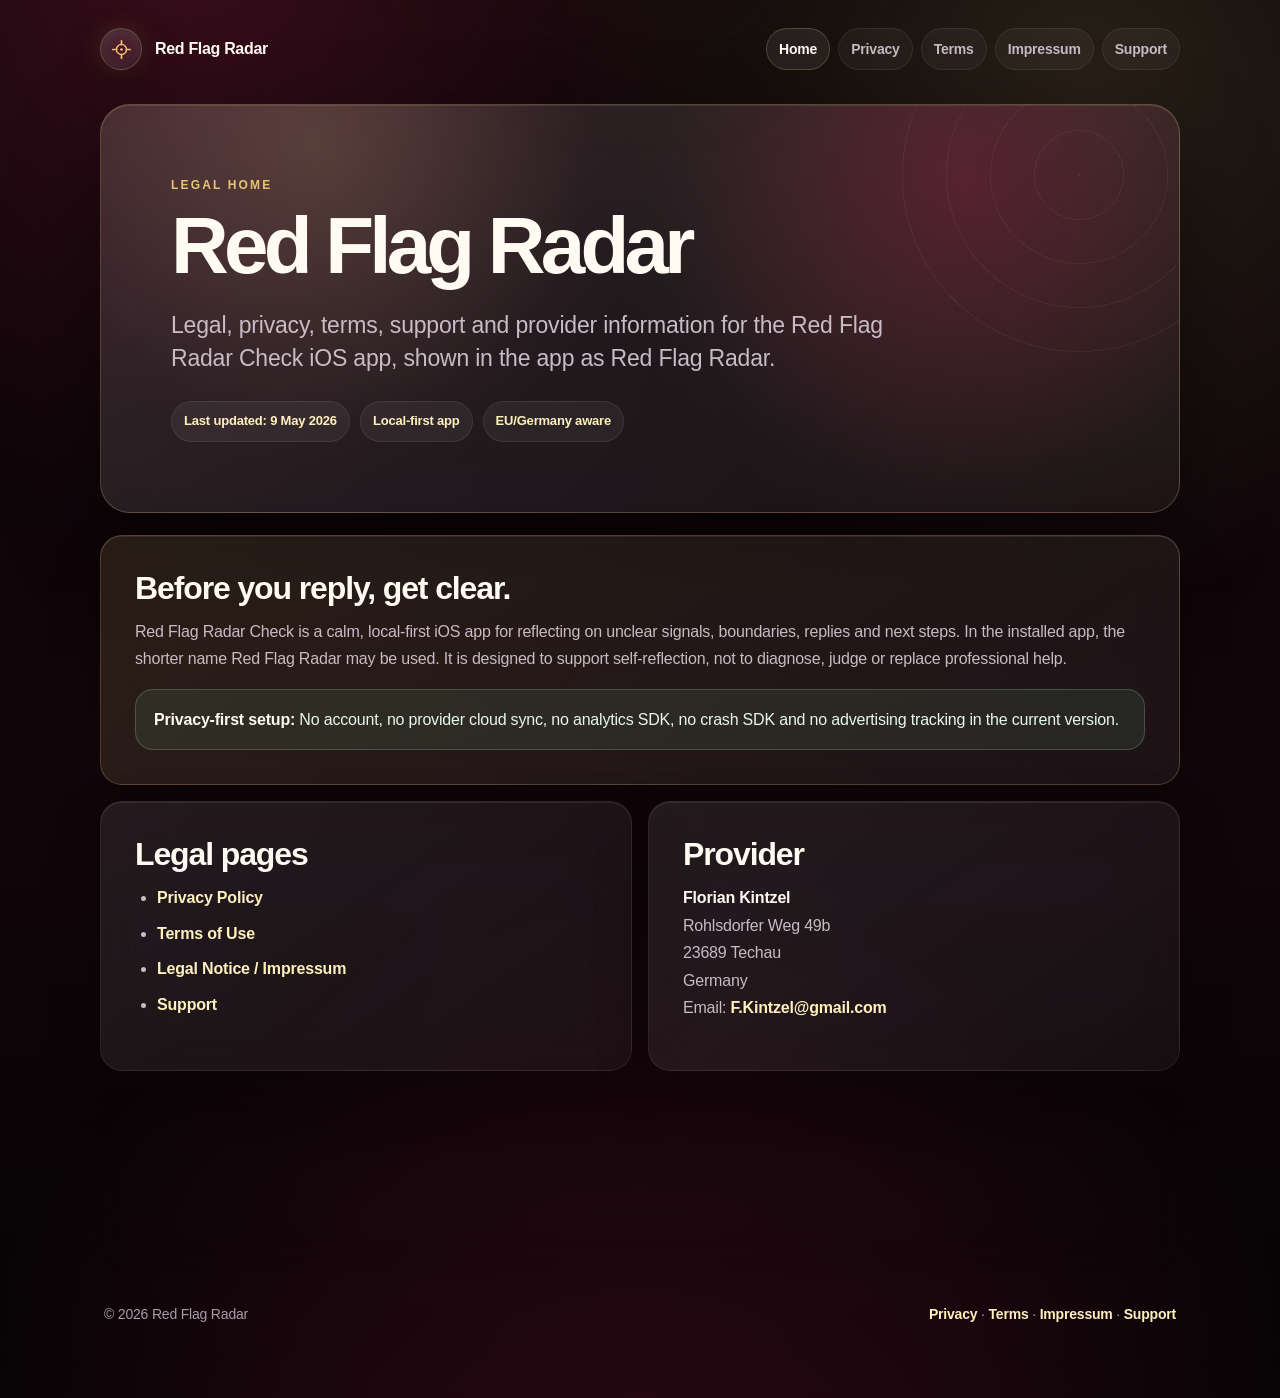
<file: index.html>
<!doctype html>
<html lang="en">
<head>
  <meta charset="utf-8">
  <meta name="viewport" content="width=device-width, initial-scale=1">
  <title>Red Flag Radar Check</title>
  <meta name="description" content="Legal, privacy, terms, support and provider information for the Red Flag Radar Check iOS app, shown in the app as Red Flag Radar.">
  <meta name="theme-color" content="#070406">
  <meta name="robots" content="index,follow">
  <meta property="og:title" content="Red Flag Radar Check">
  <meta property="og:description" content="Legal, privacy, terms, support and provider information for the Red Flag Radar Check iOS app, shown in the app as Red Flag Radar.">
  <meta property="og:type" content="website">
  <link rel="stylesheet" href="./style.css">
</head>
<body>
  <main class="container">
    <header class="topbar">
      <a class="brand" href="./index.html" aria-label="Red Flag Radar legal home"><span class="logo" aria-hidden="true"><svg viewBox="0 0 24 24" fill="none"><path d="M12 3v4m0 10v4M3 12h4m10 0h4" stroke="currentColor" stroke-width="1.8" stroke-linecap="round"/><circle cx="12" cy="12" r="5.3" stroke="currentColor" stroke-width="1.45"/><circle cx="12" cy="12" r="1.4" fill="currentColor"/></svg></span><span>Red Flag Radar</span></a>
      <nav aria-label="Legal navigation">
        <a href="./index.html" aria-current="page">Home</a>
<a href="./privacy.html" >Privacy</a>
<a href="./terms.html" >Terms</a>
<a href="./imprint.html" >Impressum</a>
<a href="./support.html" >Support</a>
      </nav>
    </header>

    <section class="hero">
      <div class="kicker">Legal home</div>
      <h1>Red Flag Radar</h1>
      <p class="subtitle">Legal, privacy, terms, support and provider information for the Red Flag Radar Check iOS app, shown in the app as Red Flag Radar.</p>
      <div class="meta">
        <span class="pill">Last updated: 9 May 2026</span>
        <span class="pill">Local-first app</span>
        <span class="pill">EU/Germany aware</span>
      </div>
    </section>

    
<section class="grid">
  <article class="card gold">
    <h2>Before you reply, get clear.</h2>
    <p>Red Flag Radar Check is a calm, local-first iOS app for reflecting on unclear signals, boundaries, replies and next steps. In the installed app, the shorter name Red Flag Radar may be used. It is designed to support self-reflection, not to diagnose, judge or replace professional help.</p>
    <div class="safe"><strong>Privacy-first setup:</strong> No account, no provider cloud sync, no analytics SDK, no crash SDK and no advertising tracking in the current version.</div>
  </article>
  <article class="card half">
    <h2>Legal pages</h2>
    <ul>
      <li><a href="./privacy.html">Privacy Policy</a></li>
      <li><a href="./terms.html">Terms of Use</a></li>
      <li><a href="./imprint.html">Legal Notice / Impressum</a></li>
      <li><a href="./support.html">Support</a></li>
    </ul>
  </article>
  <article class="card half">
    <h2>Provider</h2>
    <p><strong>Florian Kintzel</strong><br>Rohlsdorfer Weg 49b<br>23689 Techau<br>Germany<br>Email: <a href="mailto:F.Kintzel@gmail.com">F.Kintzel@gmail.com</a></p>
  </article>
  <article class="card">
    <h2>Important safety note</h2>
    <p>Red Flag Radar is not a medical, therapeutic, diagnostic, legal, emergency or crisis service. If you or another person may be in danger, contact local emergency services or a qualified professional immediately.</p>
  </article>
</section>


    <footer>
      <span>© 2026 Red Flag Radar</span>
      <span><a href="./privacy.html">Privacy</a> · <a href="./terms.html">Terms</a> · <a href="./imprint.html">Impressum</a> · <a href="./support.html">Support</a></span>
    </footer>
  </main>
</body>
</html>
</file>
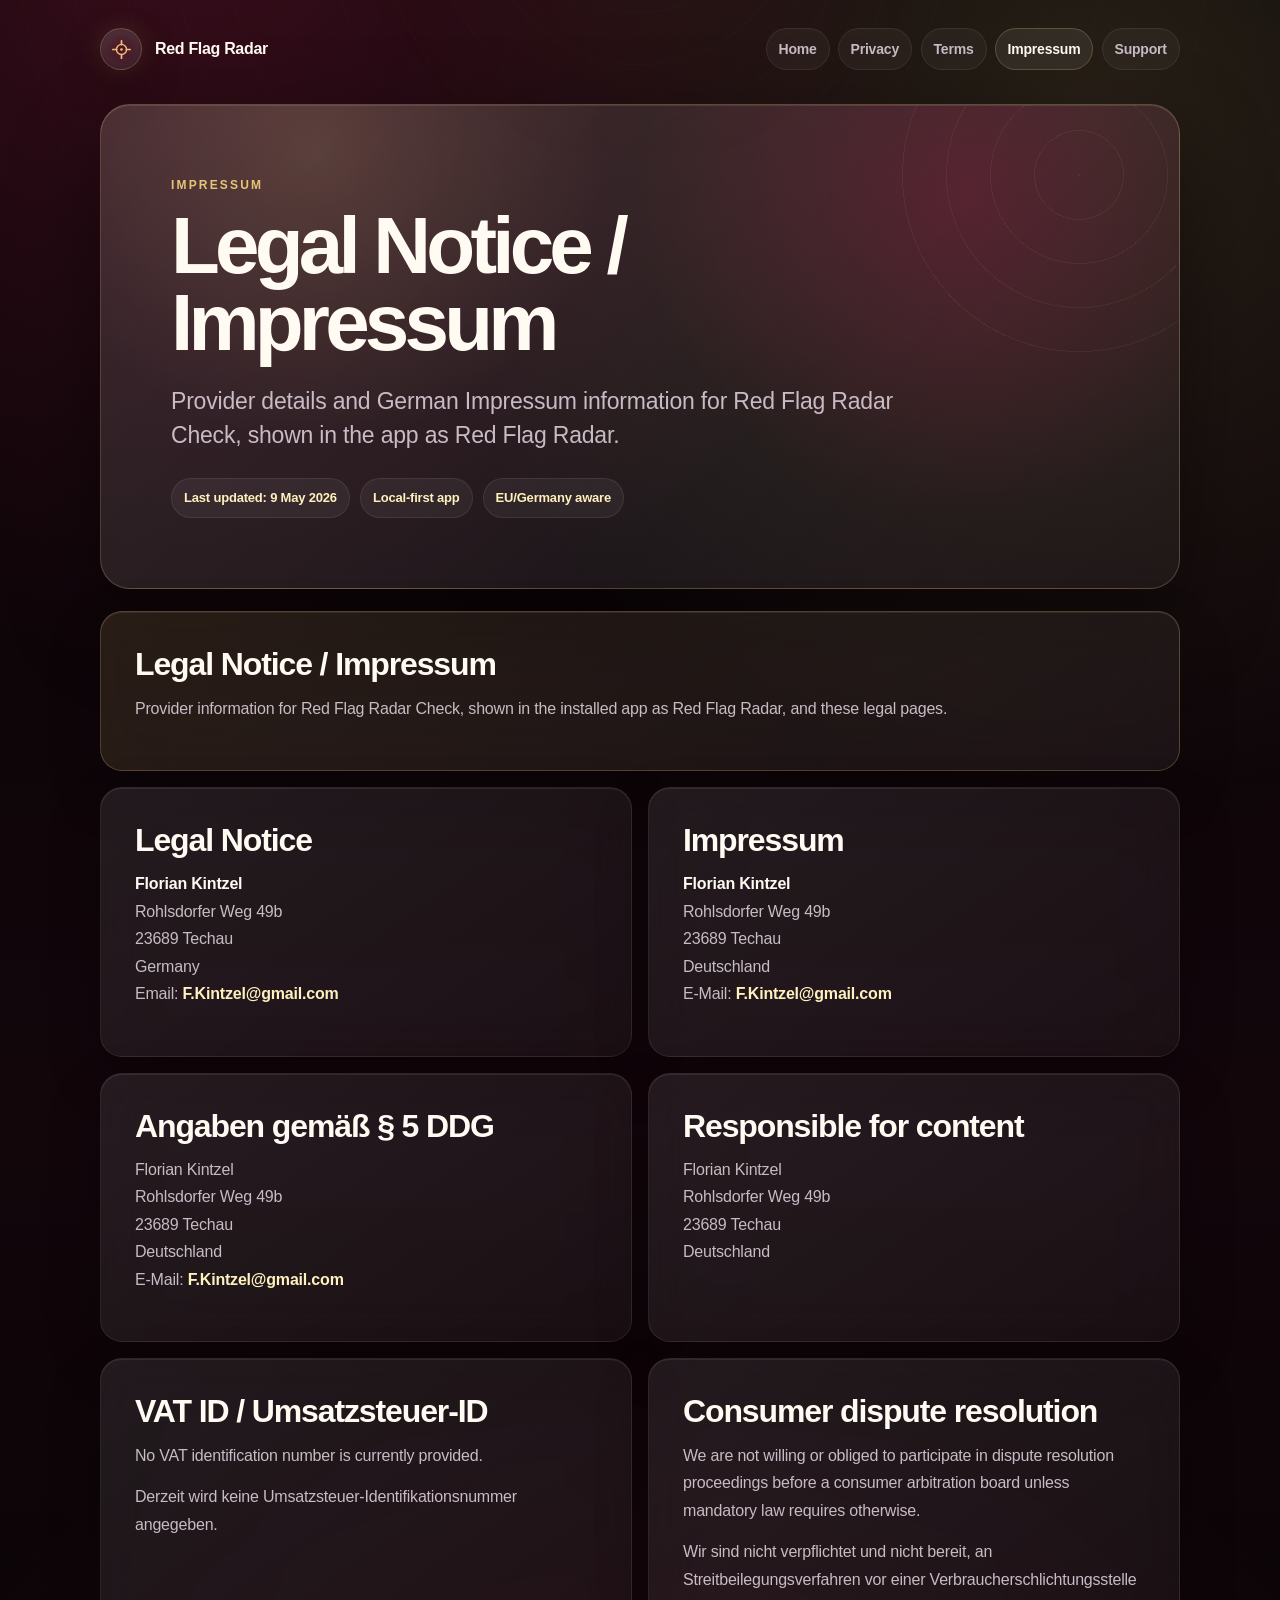
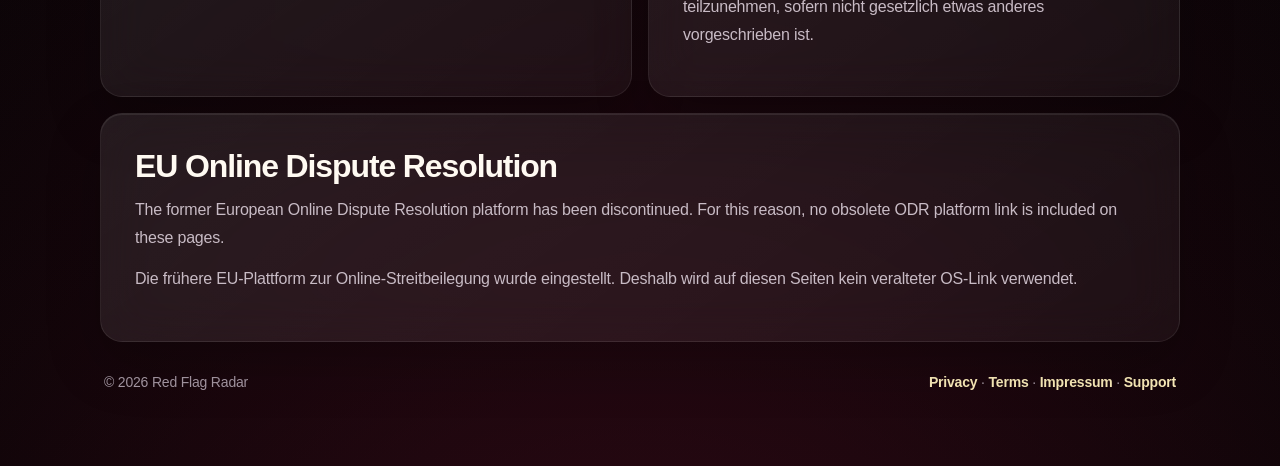
<file: imprint.html>
<!doctype html>
<html lang="en">
<head>
  <meta charset="utf-8">
  <meta name="viewport" content="width=device-width, initial-scale=1">
  <title>Legal Notice / Impressum – Red Flag Radar Check</title>
  <meta name="description" content="Provider details and German Impressum information for Red Flag Radar Check, shown in the app as Red Flag Radar.">
  <meta name="theme-color" content="#070406">
  <meta name="robots" content="index,follow">
  <meta property="og:title" content="Legal Notice / Impressum – Red Flag Radar Check">
  <meta property="og:description" content="Provider details and German Impressum information for Red Flag Radar Check, shown in the app as Red Flag Radar.">
  <meta property="og:type" content="website">
  <link rel="stylesheet" href="./style.css">
</head>
<body>
  <main class="container">
    <header class="topbar">
      <a class="brand" href="./index.html" aria-label="Red Flag Radar legal home"><span class="logo" aria-hidden="true"><svg viewBox="0 0 24 24" fill="none"><path d="M12 3v4m0 10v4M3 12h4m10 0h4" stroke="currentColor" stroke-width="1.8" stroke-linecap="round"/><circle cx="12" cy="12" r="5.3" stroke="currentColor" stroke-width="1.45"/><circle cx="12" cy="12" r="1.4" fill="currentColor"/></svg></span><span>Red Flag Radar</span></a>
      <nav aria-label="Legal navigation">
        <a href="./index.html" >Home</a>
<a href="./privacy.html" >Privacy</a>
<a href="./terms.html" >Terms</a>
<a href="./imprint.html" aria-current="page">Impressum</a>
<a href="./support.html" >Support</a>
      </nav>
    </header>

    <section class="hero">
      <div class="kicker">Impressum</div>
      <h1>Legal Notice / Impressum</h1>
      <p class="subtitle">Provider details and German Impressum information for Red Flag Radar Check, shown in the app as Red Flag Radar.</p>
      <div class="meta">
        <span class="pill">Last updated: 9 May 2026</span>
        <span class="pill">Local-first app</span>
        <span class="pill">EU/Germany aware</span>
      </div>
    </section>

    
<section class="grid">
  <article class="card gold">
    <h2>Legal Notice / Impressum</h2>
    <p>Provider information for Red Flag Radar Check, shown in the installed app as Red Flag Radar, and these legal pages.</p>
  </article>

  <article class="card half">
    <h2>Legal Notice</h2>
    <p><strong>Florian Kintzel</strong><br>Rohlsdorfer Weg 49b<br>23689 Techau<br>Germany<br>Email: <a href="mailto:F.Kintzel@gmail.com">F.Kintzel@gmail.com</a></p>
  </article>
  <article class="card half">
    <h2>Impressum</h2>
    <p><strong>Florian Kintzel</strong><br>Rohlsdorfer Weg 49b<br>23689 Techau<br>Deutschland<br>E-Mail: <a href="mailto:F.Kintzel@gmail.com">F.Kintzel@gmail.com</a></p>
  </article>

  <article class="card half">
    <h2>Angaben gemäß § 5 DDG</h2>
    <p>Florian Kintzel<br>Rohlsdorfer Weg 49b<br>23689 Techau<br>Deutschland<br>E-Mail: <a href="mailto:F.Kintzel@gmail.com">F.Kintzel@gmail.com</a></p>
  </article>
  <article class="card half">
    <h2>Responsible for content</h2>
    <p>Florian Kintzel<br>Rohlsdorfer Weg 49b<br>23689 Techau<br>Deutschland</p>
  </article>

  <article class="card half">
    <h2>VAT ID / Umsatzsteuer-ID</h2>
    <p>No VAT identification number is currently provided.</p>
    <p>Derzeit wird keine Umsatzsteuer-Identifikationsnummer angegeben.</p>
  </article>
  <article class="card half">
    <h2>Consumer dispute resolution</h2>
    <p>We are not willing or obliged to participate in dispute resolution proceedings before a consumer arbitration board unless mandatory law requires otherwise.</p>
    <p>Wir sind nicht verpflichtet und nicht bereit, an Streitbeilegungsverfahren vor einer Verbraucherschlichtungsstelle teilzunehmen, sofern nicht gesetzlich etwas anderes vorgeschrieben ist.</p>
  </article>

  <article class="card">
    <h2>EU Online Dispute Resolution</h2>
    <p>The former European Online Dispute Resolution platform has been discontinued. For this reason, no obsolete ODR platform link is included on these pages.</p>
    <p>Die frühere EU-Plattform zur Online-Streitbeilegung wurde eingestellt. Deshalb wird auf diesen Seiten kein veralteter OS-Link verwendet.</p>
  </article>
</section>


    <footer>
      <span>© 2026 Red Flag Radar</span>
      <span><a href="./privacy.html">Privacy</a> · <a href="./terms.html">Terms</a> · <a href="./imprint.html">Impressum</a> · <a href="./support.html">Support</a></span>
    </footer>
  </main>
</body>
</html>
</file>
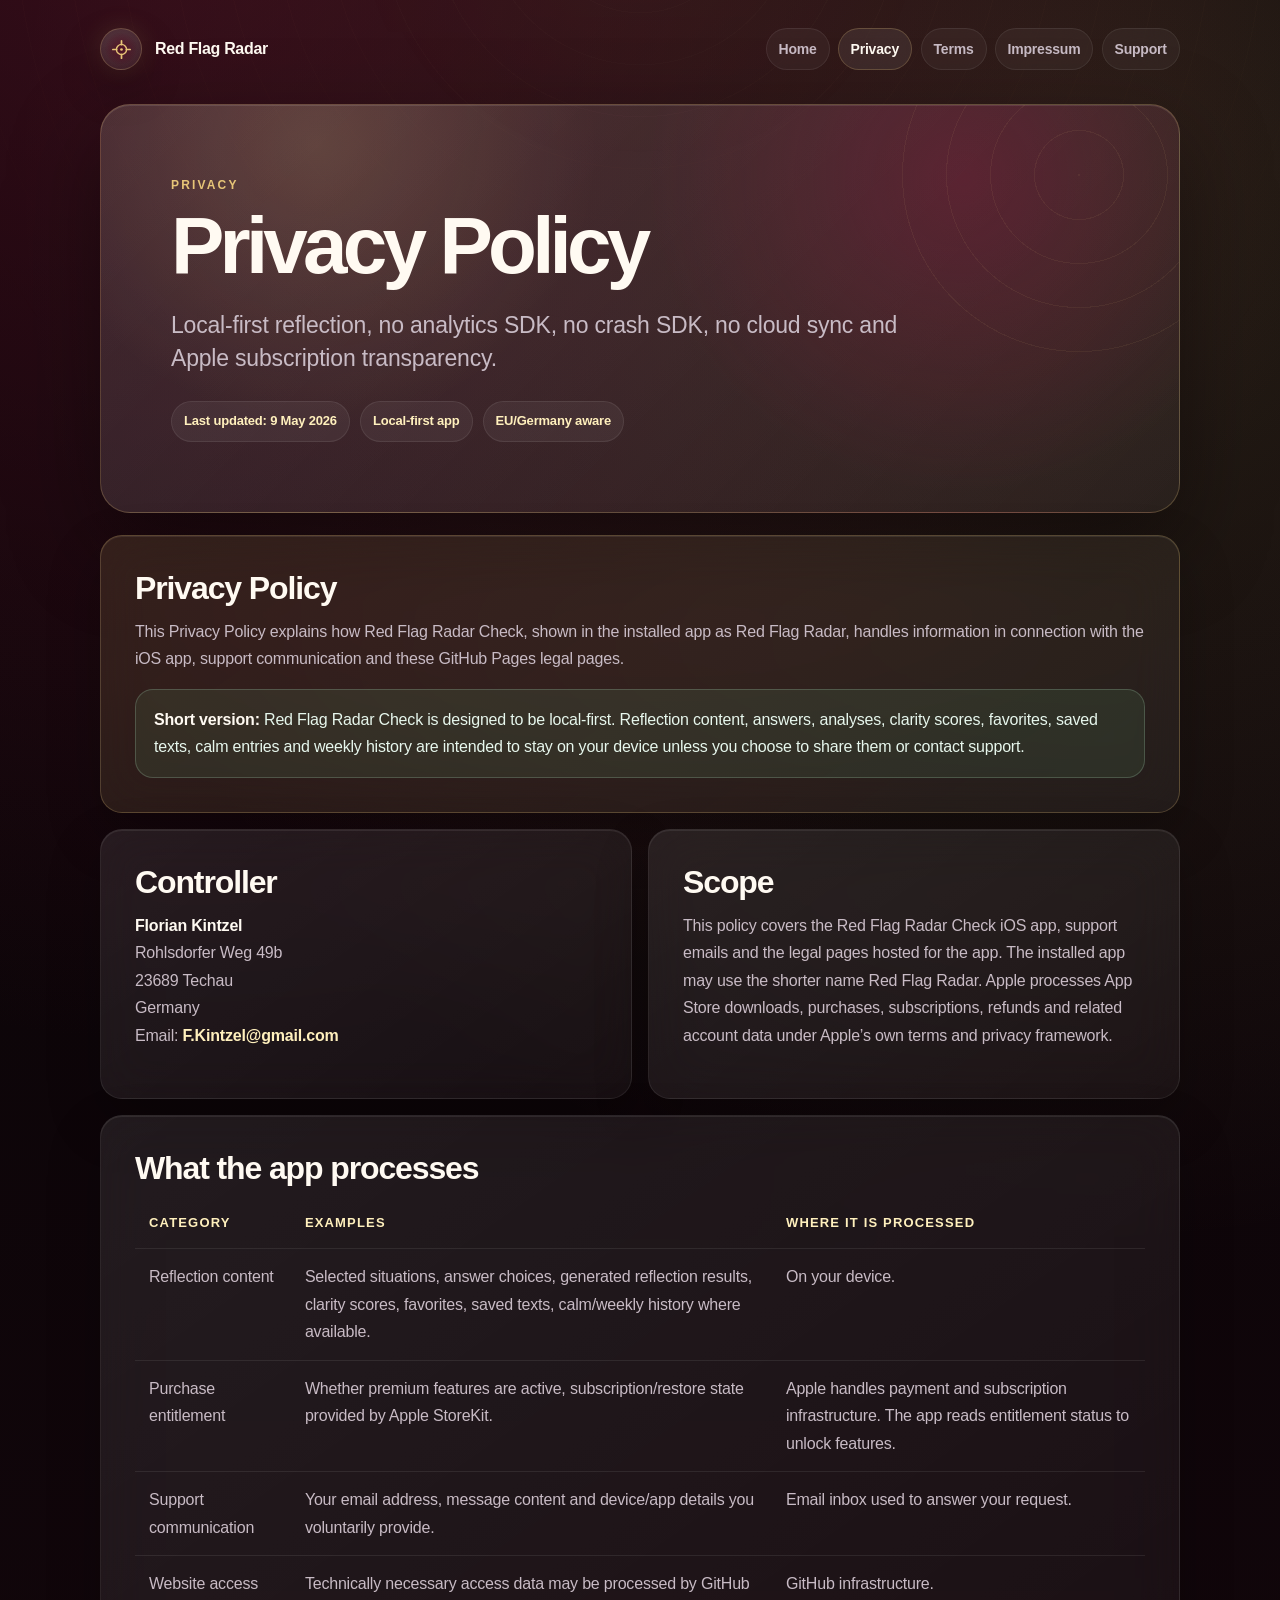
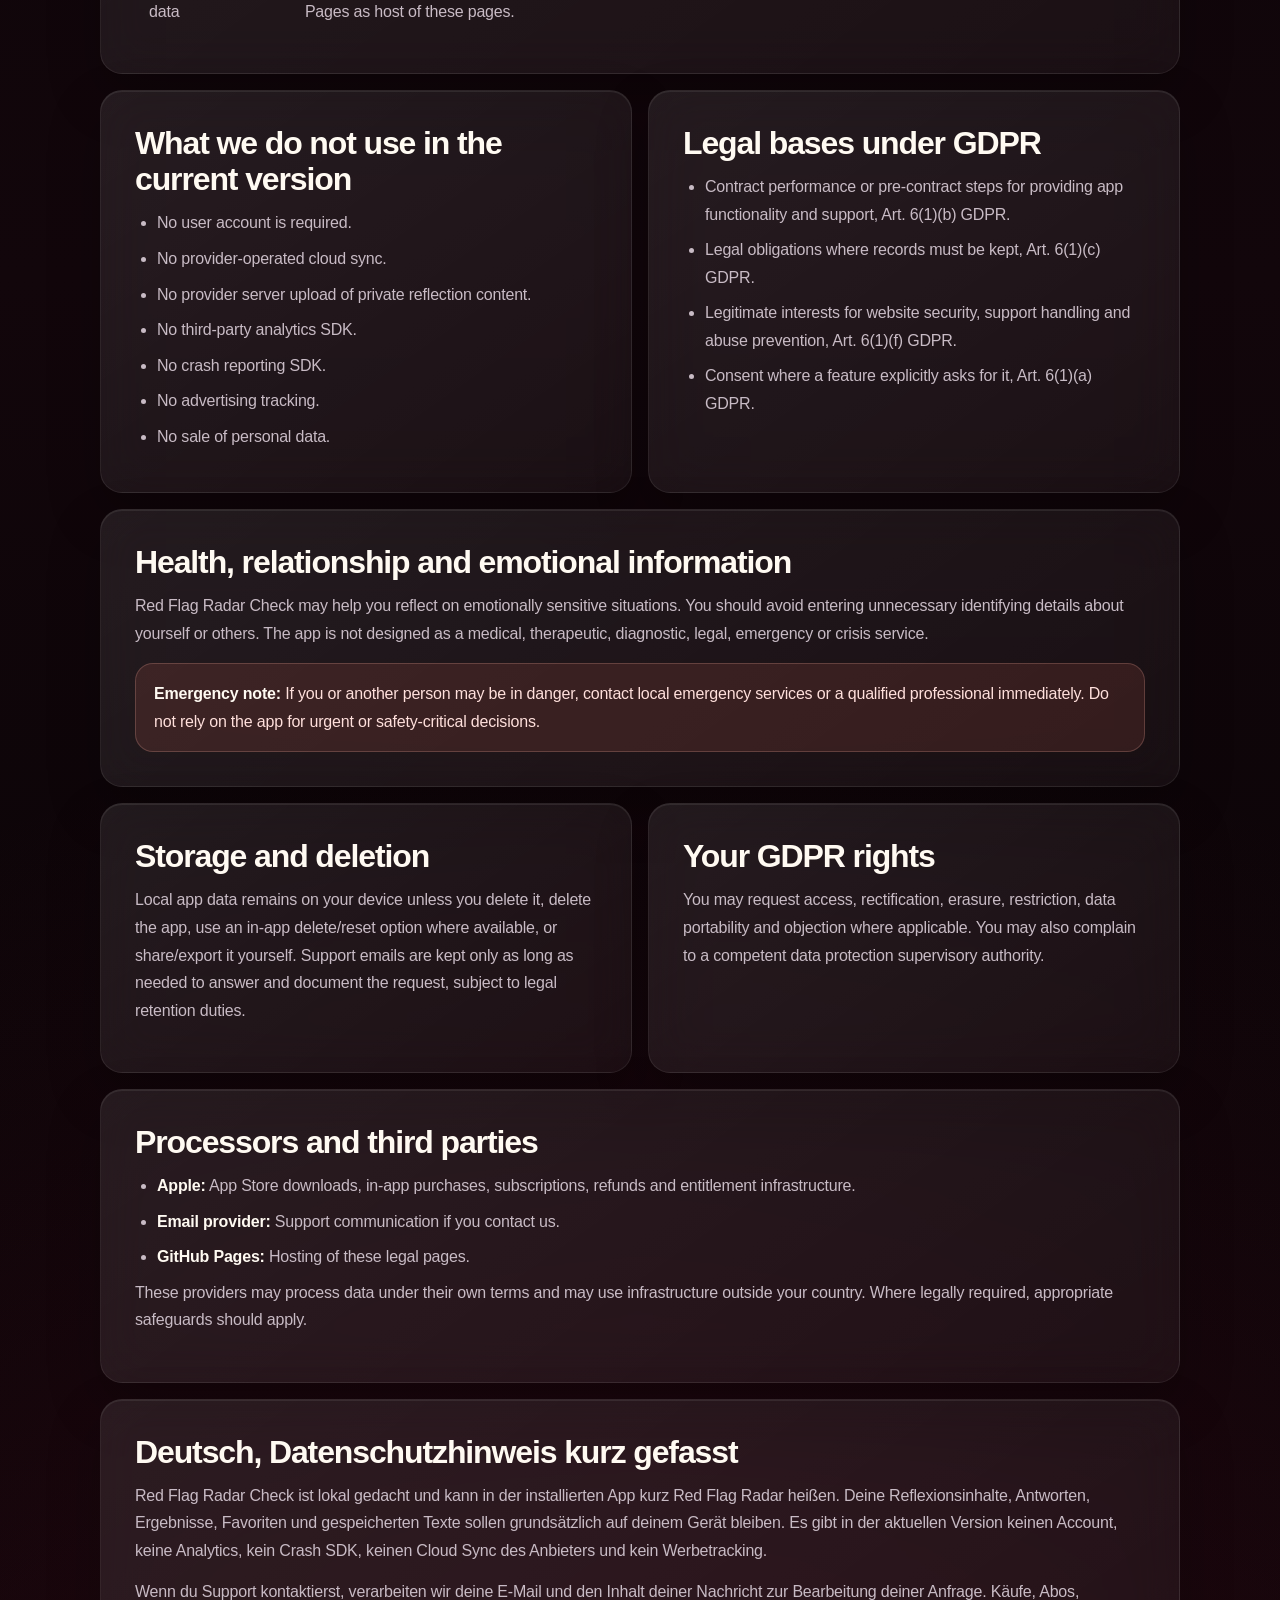
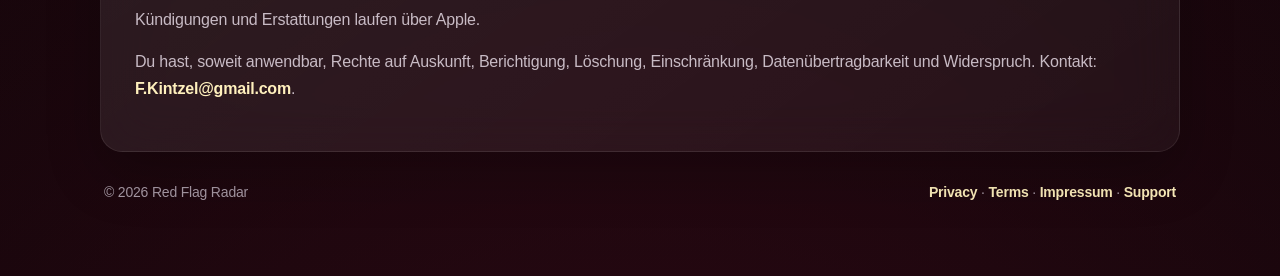
<file: privacy.html>
<!doctype html>
<html lang="en">
<head>
  <meta charset="utf-8">
  <meta name="viewport" content="width=device-width, initial-scale=1">
  <title>Privacy Policy – Red Flag Radar Check</title>
  <meta name="description" content="Local-first reflection, no analytics SDK, no crash SDK, no cloud sync and Apple subscription transparency.">
  <meta name="theme-color" content="#070406">
  <meta name="robots" content="index,follow">
  <meta property="og:title" content="Privacy Policy – Red Flag Radar Check">
  <meta property="og:description" content="Local-first reflection, no analytics SDK, no crash SDK, no cloud sync and Apple subscription transparency.">
  <meta property="og:type" content="website">
  <link rel="stylesheet" href="./style.css">
</head>
<body>
  <main class="container">
    <header class="topbar">
      <a class="brand" href="./index.html" aria-label="Red Flag Radar legal home"><span class="logo" aria-hidden="true"><svg viewBox="0 0 24 24" fill="none"><path d="M12 3v4m0 10v4M3 12h4m10 0h4" stroke="currentColor" stroke-width="1.8" stroke-linecap="round"/><circle cx="12" cy="12" r="5.3" stroke="currentColor" stroke-width="1.45"/><circle cx="12" cy="12" r="1.4" fill="currentColor"/></svg></span><span>Red Flag Radar</span></a>
      <nav aria-label="Legal navigation">
        <a href="./index.html" >Home</a>
<a href="./privacy.html" aria-current="page">Privacy</a>
<a href="./terms.html" >Terms</a>
<a href="./imprint.html" >Impressum</a>
<a href="./support.html" >Support</a>
      </nav>
    </header>

    <section class="hero">
      <div class="kicker">Privacy</div>
      <h1>Privacy Policy</h1>
      <p class="subtitle">Local-first reflection, no analytics SDK, no crash SDK, no cloud sync and Apple subscription transparency.</p>
      <div class="meta">
        <span class="pill">Last updated: 9 May 2026</span>
        <span class="pill">Local-first app</span>
        <span class="pill">EU/Germany aware</span>
      </div>
    </section>

    
<section class="grid">
  <article class="card gold">
    <h2>Privacy Policy</h2>
    <p>This Privacy Policy explains how Red Flag Radar Check, shown in the installed app as Red Flag Radar, handles information in connection with the iOS app, support communication and these GitHub Pages legal pages.</p>
    <div class="safe"><strong>Short version:</strong> Red Flag Radar Check is designed to be local-first. Reflection content, answers, analyses, clarity scores, favorites, saved texts, calm entries and weekly history are intended to stay on your device unless you choose to share them or contact support.</div>
  </article>

  <article class="card half">
    <h2>Controller</h2>
    <p><strong>Florian Kintzel</strong><br>Rohlsdorfer Weg 49b<br>23689 Techau<br>Germany<br>Email: <a href="mailto:F.Kintzel@gmail.com">F.Kintzel@gmail.com</a></p>
  </article>
  <article class="card half">
    <h2>Scope</h2>
    <p>This policy covers the Red Flag Radar Check iOS app, support emails and the legal pages hosted for the app. The installed app may use the shorter name Red Flag Radar. Apple processes App Store downloads, purchases, subscriptions, refunds and related account data under Apple’s own terms and privacy framework.</p>
  </article>

  <article class="card">
    <h2>What the app processes</h2>
    <table class="table">
      <tr><th>Category</th><th>Examples</th><th>Where it is processed</th></tr>
      <tr><td>Reflection content</td><td>Selected situations, answer choices, generated reflection results, clarity scores, favorites, saved texts, calm/weekly history where available.</td><td>On your device.</td></tr>
      <tr><td>Purchase entitlement</td><td>Whether premium features are active, subscription/restore state provided by Apple StoreKit.</td><td>Apple handles payment and subscription infrastructure. The app reads entitlement status to unlock features.</td></tr>
      <tr><td>Support communication</td><td>Your email address, message content and device/app details you voluntarily provide.</td><td>Email inbox used to answer your request.</td></tr>
      <tr><td>Website access data</td><td>Technically necessary access data may be processed by GitHub Pages as host of these pages.</td><td>GitHub infrastructure.</td></tr>
    </table>
  </article>

  <article class="card half">
    <h2>What we do not use in the current version</h2>
    <ul>
      <li>No user account is required.</li>
      <li>No provider-operated cloud sync.</li>
      <li>No provider server upload of private reflection content.</li>
      <li>No third-party analytics SDK.</li>
      <li>No crash reporting SDK.</li>
      <li>No advertising tracking.</li>
      <li>No sale of personal data.</li>
    </ul>
  </article>
  <article class="card half">
    <h2>Legal bases under GDPR</h2>
    <ul>
      <li>Contract performance or pre-contract steps for providing app functionality and support, Art. 6(1)(b) GDPR.</li>
      <li>Legal obligations where records must be kept, Art. 6(1)(c) GDPR.</li>
      <li>Legitimate interests for website security, support handling and abuse prevention, Art. 6(1)(f) GDPR.</li>
      <li>Consent where a feature explicitly asks for it, Art. 6(1)(a) GDPR.</li>
    </ul>
  </article>

  <article class="card">
    <h2>Health, relationship and emotional information</h2>
    <p>Red Flag Radar Check may help you reflect on emotionally sensitive situations. You should avoid entering unnecessary identifying details about yourself or others. The app is not designed as a medical, therapeutic, diagnostic, legal, emergency or crisis service.</p>
    <div class="warning"><strong>Emergency note:</strong> If you or another person may be in danger, contact local emergency services or a qualified professional immediately. Do not rely on the app for urgent or safety-critical decisions.</div>
  </article>

  <article class="card half">
    <h2>Storage and deletion</h2>
    <p>Local app data remains on your device unless you delete it, delete the app, use an in-app delete/reset option where available, or share/export it yourself. Support emails are kept only as long as needed to answer and document the request, subject to legal retention duties.</p>
  </article>
  <article class="card half">
    <h2>Your GDPR rights</h2>
    <p>You may request access, rectification, erasure, restriction, data portability and objection where applicable. You may also complain to a competent data protection supervisory authority.</p>
  </article>

  <article class="card">
    <h2>Processors and third parties</h2>
    <ul>
      <li><strong>Apple:</strong> App Store downloads, in-app purchases, subscriptions, refunds and entitlement infrastructure.</li>
      <li><strong>Email provider:</strong> Support communication if you contact us.</li>
      <li><strong>GitHub Pages:</strong> Hosting of these legal pages.</li>
    </ul>
    <p>These providers may process data under their own terms and may use infrastructure outside your country. Where legally required, appropriate safeguards should apply.</p>
  </article>

  <article class="card">
    <h2>Deutsch, Datenschutzhinweis kurz gefasst</h2>
    <p>Red Flag Radar Check ist lokal gedacht und kann in der installierten App kurz Red Flag Radar heißen. Deine Reflexionsinhalte, Antworten, Ergebnisse, Favoriten und gespeicherten Texte sollen grundsätzlich auf deinem Gerät bleiben. Es gibt in der aktuellen Version keinen Account, keine Analytics, kein Crash SDK, keinen Cloud Sync des Anbieters und kein Werbetracking.</p>
    <p>Wenn du Support kontaktierst, verarbeiten wir deine E-Mail und den Inhalt deiner Nachricht zur Bearbeitung deiner Anfrage. Käufe, Abos, Kündigungen und Erstattungen laufen über Apple.</p>
    <p>Du hast, soweit anwendbar, Rechte auf Auskunft, Berichtigung, Löschung, Einschränkung, Datenübertragbarkeit und Widerspruch. Kontakt: <a href="mailto:F.Kintzel@gmail.com">F.Kintzel@gmail.com</a>.</p>
  </article>
</section>


    <footer>
      <span>© 2026 Red Flag Radar</span>
      <span><a href="./privacy.html">Privacy</a> · <a href="./terms.html">Terms</a> · <a href="./imprint.html">Impressum</a> · <a href="./support.html">Support</a></span>
    </footer>
  </main>
</body>
</html>
</file>
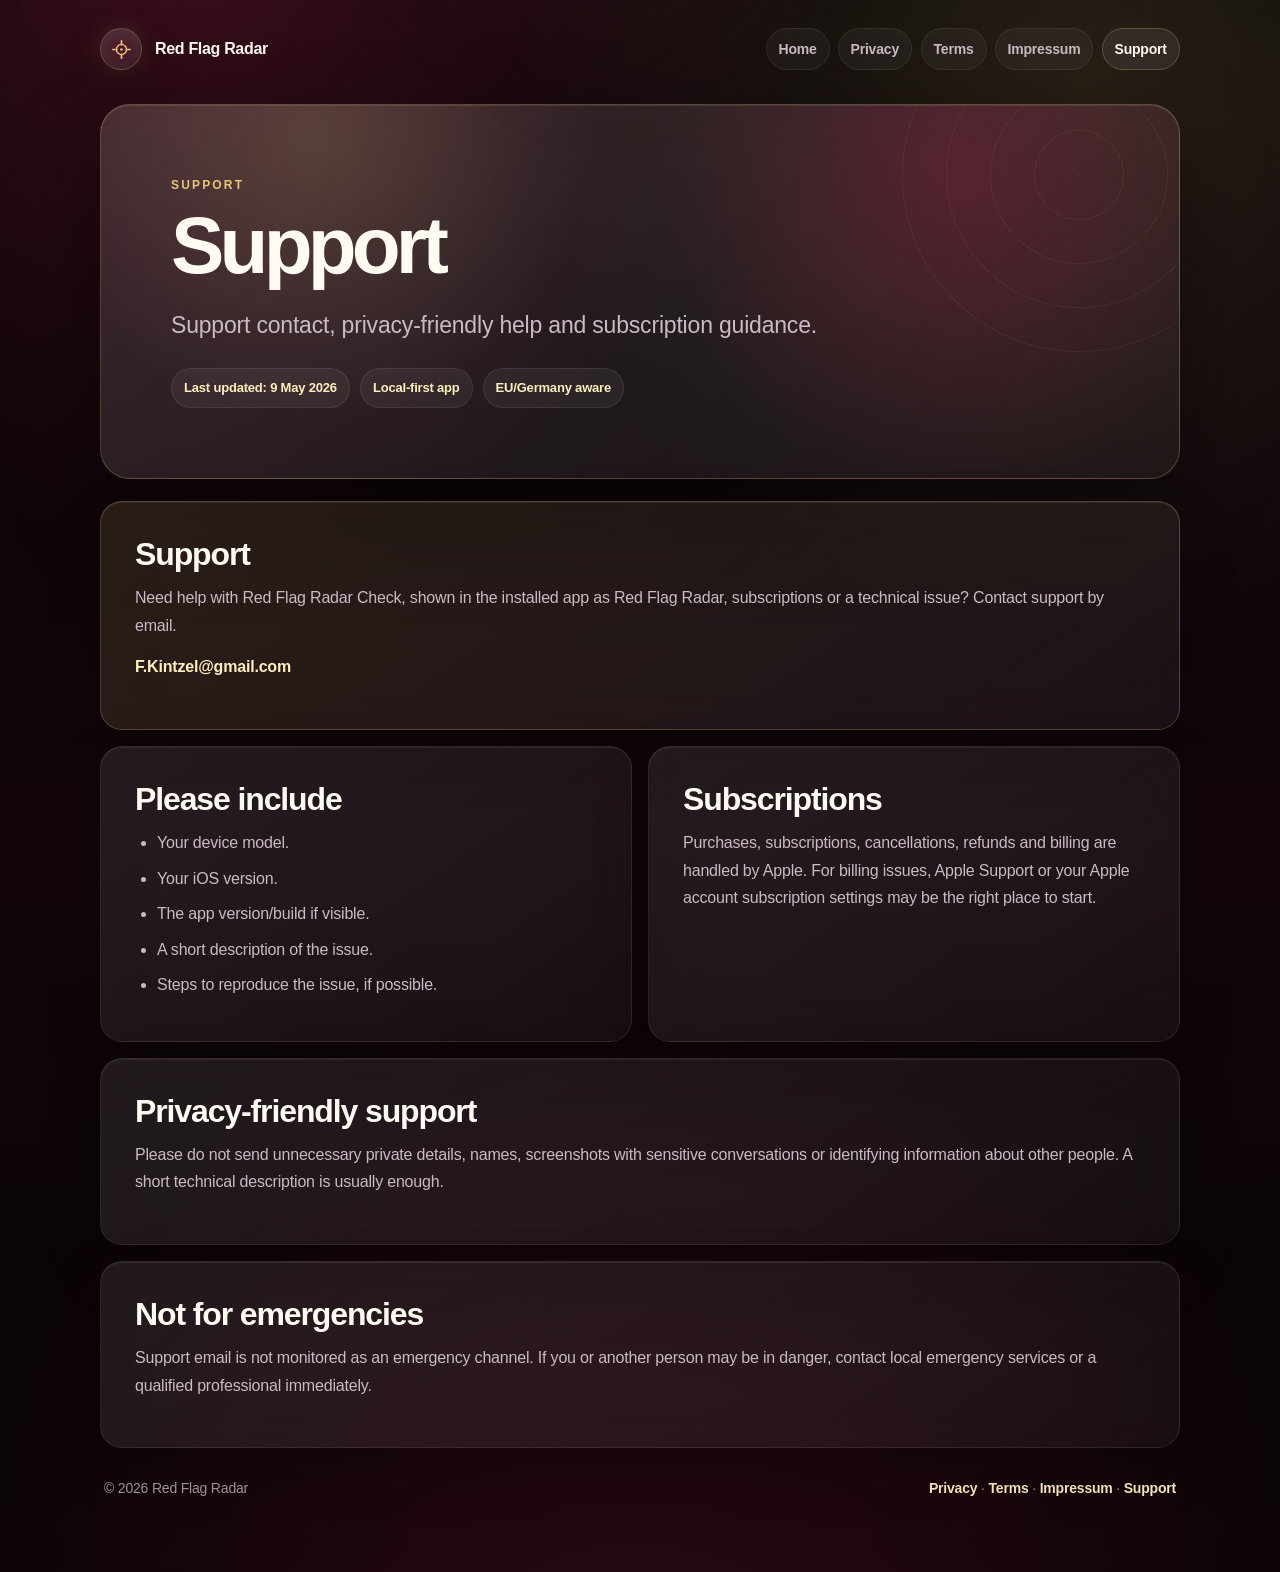
<file: support.html>
<!doctype html>
<html lang="en">
<head>
  <meta charset="utf-8">
  <meta name="viewport" content="width=device-width, initial-scale=1">
  <title>Support – Red Flag Radar Check</title>
  <meta name="description" content="Support contact, privacy-friendly help and subscription guidance.">
  <meta name="theme-color" content="#070406">
  <meta name="robots" content="index,follow">
  <meta property="og:title" content="Support – Red Flag Radar Check">
  <meta property="og:description" content="Support contact, privacy-friendly help and subscription guidance.">
  <meta property="og:type" content="website">
  <link rel="stylesheet" href="./style.css">
</head>
<body>
  <main class="container">
    <header class="topbar">
      <a class="brand" href="./index.html" aria-label="Red Flag Radar legal home"><span class="logo" aria-hidden="true"><svg viewBox="0 0 24 24" fill="none"><path d="M12 3v4m0 10v4M3 12h4m10 0h4" stroke="currentColor" stroke-width="1.8" stroke-linecap="round"/><circle cx="12" cy="12" r="5.3" stroke="currentColor" stroke-width="1.45"/><circle cx="12" cy="12" r="1.4" fill="currentColor"/></svg></span><span>Red Flag Radar</span></a>
      <nav aria-label="Legal navigation">
        <a href="./index.html" >Home</a>
<a href="./privacy.html" >Privacy</a>
<a href="./terms.html" >Terms</a>
<a href="./imprint.html" >Impressum</a>
<a href="./support.html" aria-current="page">Support</a>
      </nav>
    </header>

    <section class="hero">
      <div class="kicker">Support</div>
      <h1>Support</h1>
      <p class="subtitle">Support contact, privacy-friendly help and subscription guidance.</p>
      <div class="meta">
        <span class="pill">Last updated: 9 May 2026</span>
        <span class="pill">Local-first app</span>
        <span class="pill">EU/Germany aware</span>
      </div>
    </section>

    
<section class="grid">
  <article class="card gold">
    <h2>Support</h2>
    <p>Need help with Red Flag Radar Check, shown in the installed app as Red Flag Radar, subscriptions or a technical issue? Contact support by email.</p>
    <p><a href="mailto:F.Kintzel@gmail.com">F.Kintzel@gmail.com</a></p>
  </article>

  <article class="card half">
    <h2>Please include</h2>
    <ul>
      <li>Your device model.</li>
      <li>Your iOS version.</li>
      <li>The app version/build if visible.</li>
      <li>A short description of the issue.</li>
      <li>Steps to reproduce the issue, if possible.</li>
    </ul>
  </article>
  <article class="card half">
    <h2>Subscriptions</h2>
    <p>Purchases, subscriptions, cancellations, refunds and billing are handled by Apple. For billing issues, Apple Support or your Apple account subscription settings may be the right place to start.</p>
  </article>

  <article class="card">
    <h2>Privacy-friendly support</h2>
    <p>Please do not send unnecessary private details, names, screenshots with sensitive conversations or identifying information about other people. A short technical description is usually enough.</p>
  </article>

  <article class="card">
    <h2>Not for emergencies</h2>
    <p>Support email is not monitored as an emergency channel. If you or another person may be in danger, contact local emergency services or a qualified professional immediately.</p>
  </article>
</section>


    <footer>
      <span>© 2026 Red Flag Radar</span>
      <span><a href="./privacy.html">Privacy</a> · <a href="./terms.html">Terms</a> · <a href="./imprint.html">Impressum</a> · <a href="./support.html">Support</a></span>
    </footer>
  </main>
</body>
</html>
</file>
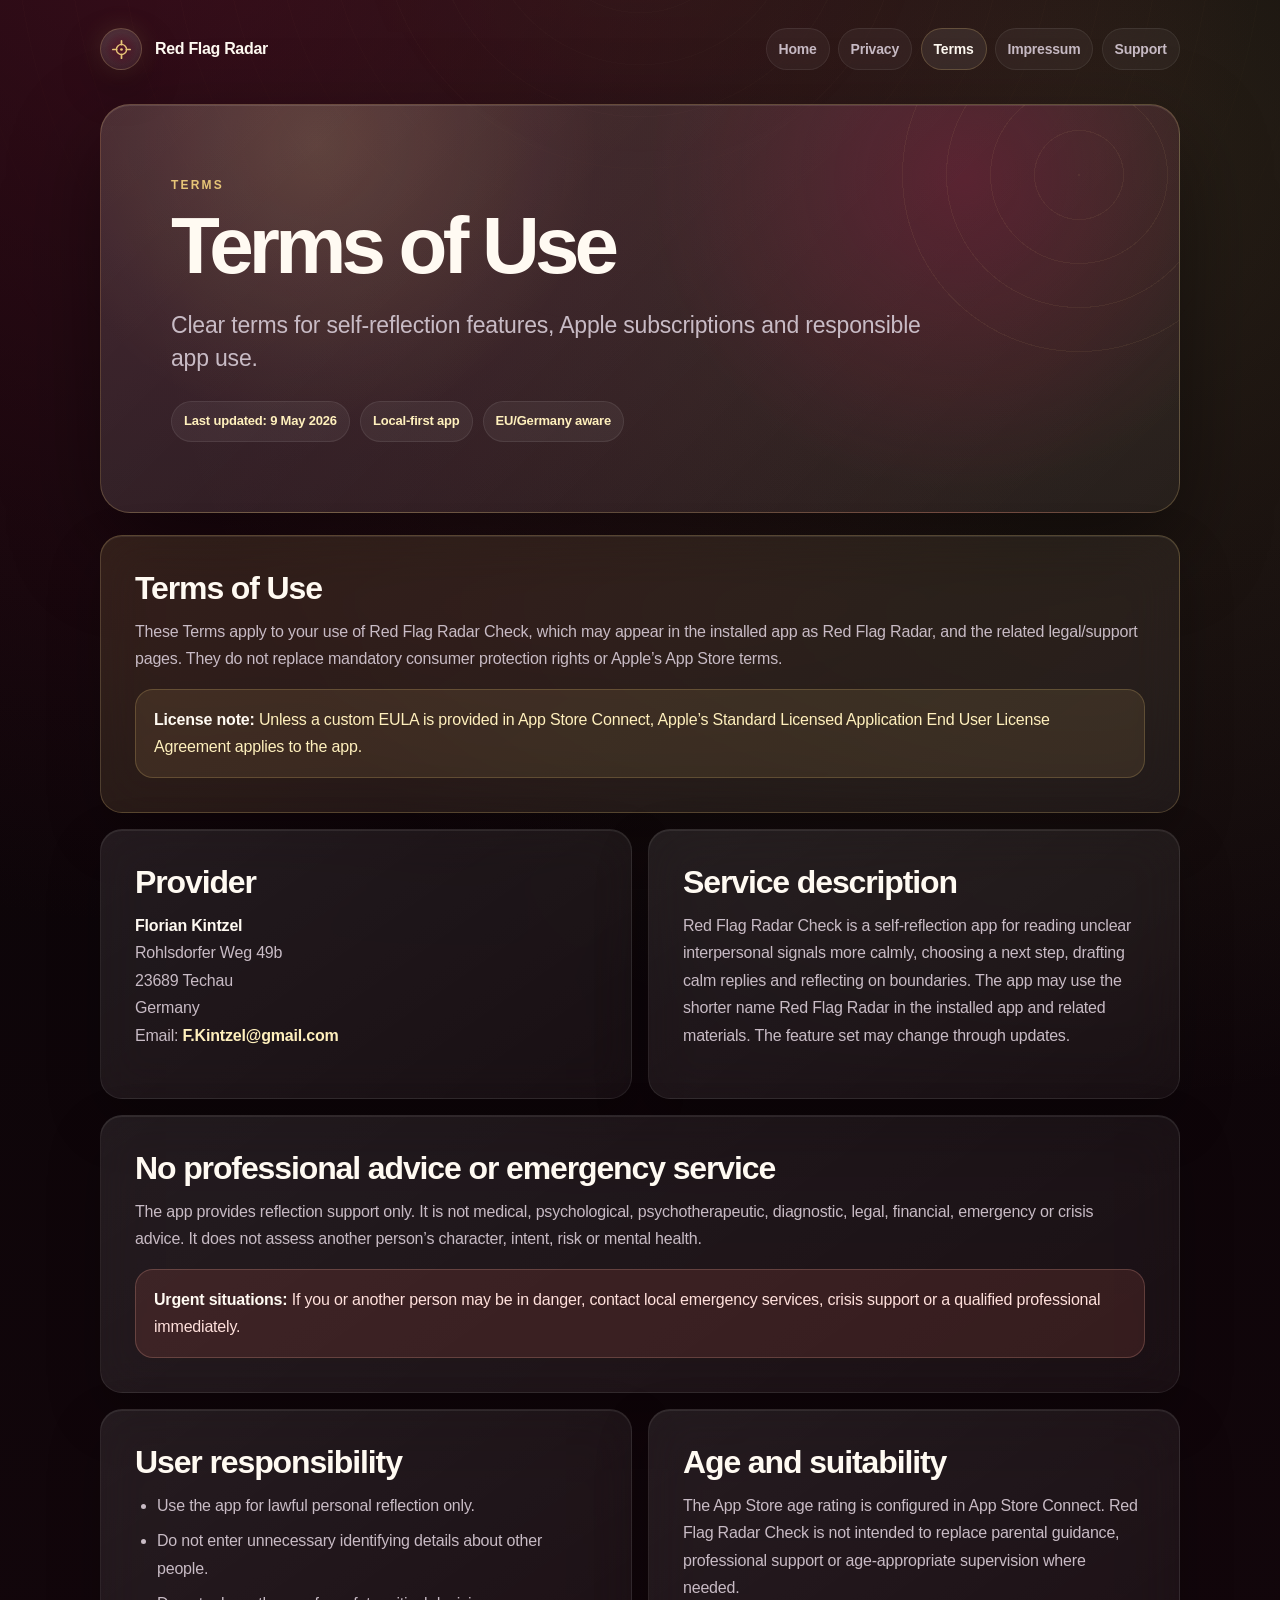
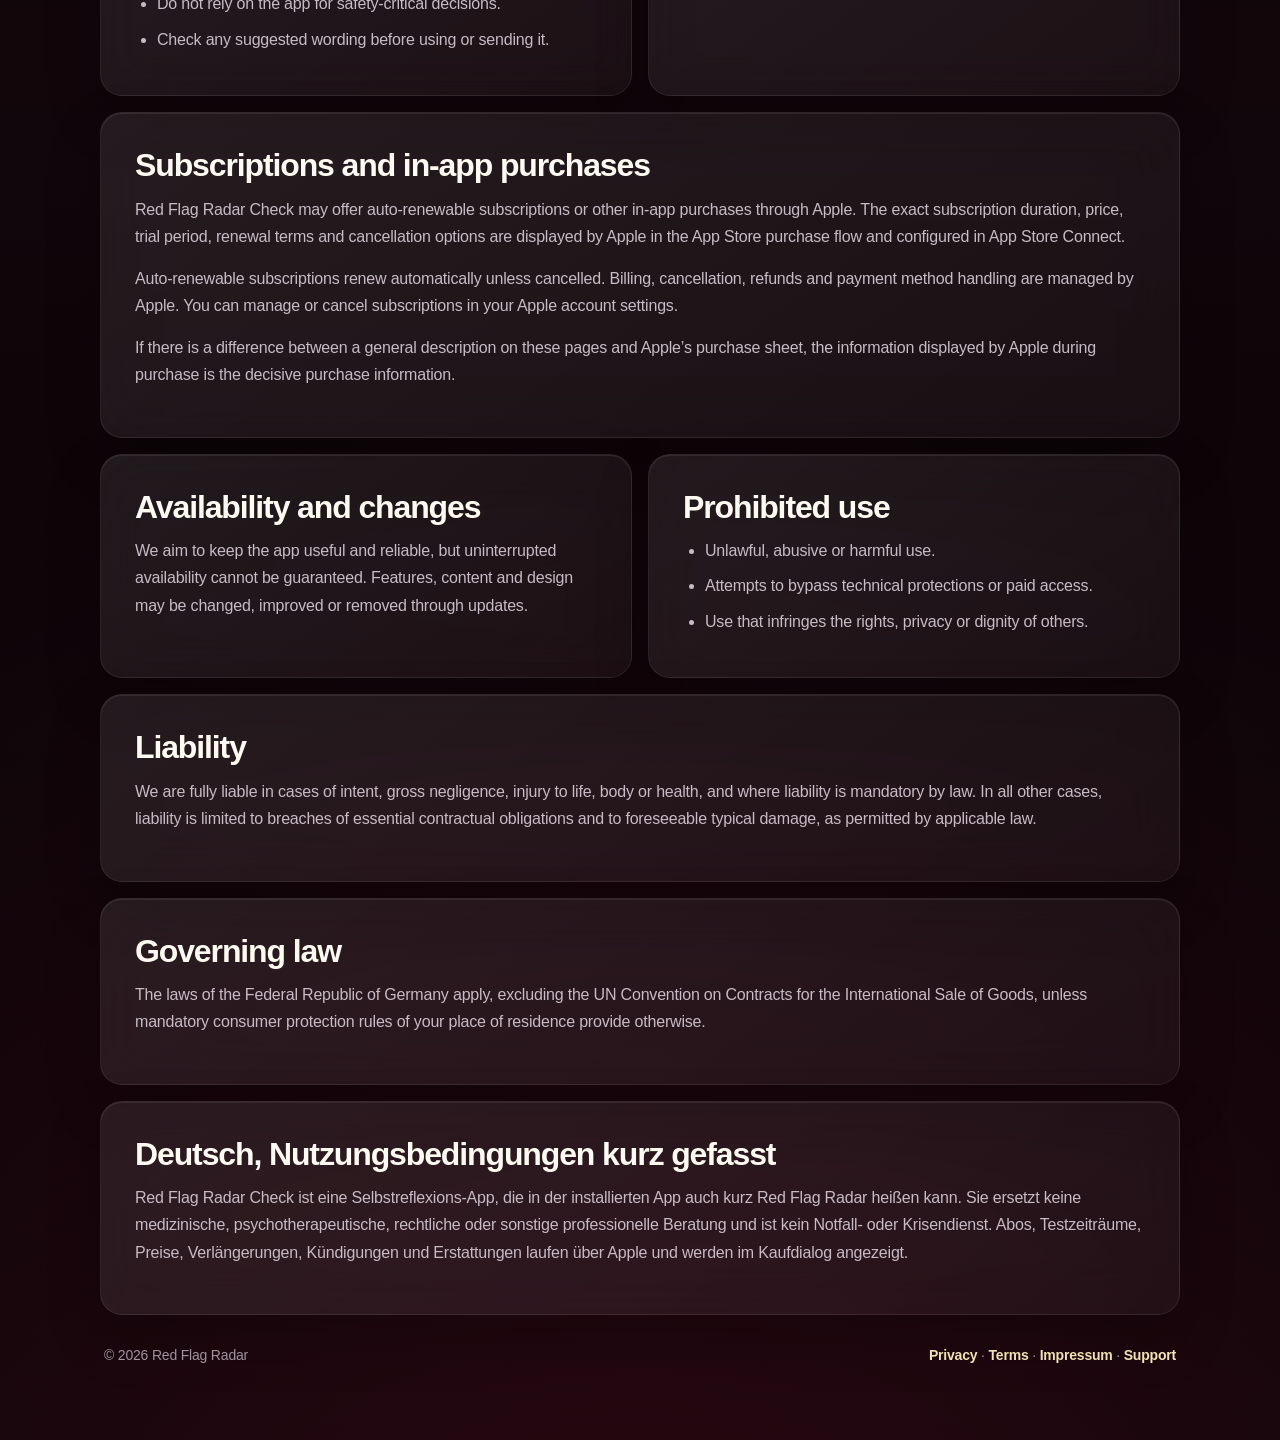
<file: terms.html>
<!doctype html>
<html lang="en">
<head>
  <meta charset="utf-8">
  <meta name="viewport" content="width=device-width, initial-scale=1">
  <title>Terms of Use – Red Flag Radar Check</title>
  <meta name="description" content="Clear terms for self-reflection features, Apple subscriptions and responsible app use.">
  <meta name="theme-color" content="#070406">
  <meta name="robots" content="index,follow">
  <meta property="og:title" content="Terms of Use – Red Flag Radar Check">
  <meta property="og:description" content="Clear terms for self-reflection features, Apple subscriptions and responsible app use.">
  <meta property="og:type" content="website">
  <link rel="stylesheet" href="./style.css">
</head>
<body>
  <main class="container">
    <header class="topbar">
      <a class="brand" href="./index.html" aria-label="Red Flag Radar legal home"><span class="logo" aria-hidden="true"><svg viewBox="0 0 24 24" fill="none"><path d="M12 3v4m0 10v4M3 12h4m10 0h4" stroke="currentColor" stroke-width="1.8" stroke-linecap="round"/><circle cx="12" cy="12" r="5.3" stroke="currentColor" stroke-width="1.45"/><circle cx="12" cy="12" r="1.4" fill="currentColor"/></svg></span><span>Red Flag Radar</span></a>
      <nav aria-label="Legal navigation">
        <a href="./index.html" >Home</a>
<a href="./privacy.html" >Privacy</a>
<a href="./terms.html" aria-current="page">Terms</a>
<a href="./imprint.html" >Impressum</a>
<a href="./support.html" >Support</a>
      </nav>
    </header>

    <section class="hero">
      <div class="kicker">Terms</div>
      <h1>Terms of Use</h1>
      <p class="subtitle">Clear terms for self-reflection features, Apple subscriptions and responsible app use.</p>
      <div class="meta">
        <span class="pill">Last updated: 9 May 2026</span>
        <span class="pill">Local-first app</span>
        <span class="pill">EU/Germany aware</span>
      </div>
    </section>

    
<section class="grid">
  <article class="card gold">
    <h2>Terms of Use</h2>
    <p>These Terms apply to your use of Red Flag Radar Check, which may appear in the installed app as Red Flag Radar, and the related legal/support pages. They do not replace mandatory consumer protection rights or Apple’s App Store terms.</p>
    <div class="note"><strong>License note:</strong> Unless a custom EULA is provided in App Store Connect, Apple’s Standard Licensed Application End User License Agreement applies to the app.</div>
  </article>

  <article class="card half">
    <h2>Provider</h2>
    <p><strong>Florian Kintzel</strong><br>Rohlsdorfer Weg 49b<br>23689 Techau<br>Germany<br>Email: <a href="mailto:F.Kintzel@gmail.com">F.Kintzel@gmail.com</a></p>
  </article>
  <article class="card half">
    <h2>Service description</h2>
    <p>Red Flag Radar Check is a self-reflection app for reading unclear interpersonal signals more calmly, choosing a next step, drafting calm replies and reflecting on boundaries. The app may use the shorter name Red Flag Radar in the installed app and related materials. The feature set may change through updates.</p>
  </article>

  <article class="card">
    <h2>No professional advice or emergency service</h2>
    <p>The app provides reflection support only. It is not medical, psychological, psychotherapeutic, diagnostic, legal, financial, emergency or crisis advice. It does not assess another person’s character, intent, risk or mental health.</p>
    <div class="warning"><strong>Urgent situations:</strong> If you or another person may be in danger, contact local emergency services, crisis support or a qualified professional immediately.</div>
  </article>

  <article class="card half">
    <h2>User responsibility</h2>
    <ul>
      <li>Use the app for lawful personal reflection only.</li>
      <li>Do not enter unnecessary identifying details about other people.</li>
      <li>Do not rely on the app for safety-critical decisions.</li>
      <li>Check any suggested wording before using or sending it.</li>
    </ul>
  </article>
  <article class="card half">
    <h2>Age and suitability</h2>
    <p>The App Store age rating is configured in App Store Connect. Red Flag Radar Check is not intended to replace parental guidance, professional support or age-appropriate supervision where needed.</p>
  </article>

  <article class="card">
    <h2>Subscriptions and in-app purchases</h2>
    <p>Red Flag Radar Check may offer auto-renewable subscriptions or other in-app purchases through Apple. The exact subscription duration, price, trial period, renewal terms and cancellation options are displayed by Apple in the App Store purchase flow and configured in App Store Connect.</p>
    <p>Auto-renewable subscriptions renew automatically unless cancelled. Billing, cancellation, refunds and payment method handling are managed by Apple. You can manage or cancel subscriptions in your Apple account settings.</p>
    <p>If there is a difference between a general description on these pages and Apple’s purchase sheet, the information displayed by Apple during purchase is the decisive purchase information.</p>
  </article>

  <article class="card half">
    <h2>Availability and changes</h2>
    <p>We aim to keep the app useful and reliable, but uninterrupted availability cannot be guaranteed. Features, content and design may be changed, improved or removed through updates.</p>
  </article>
  <article class="card half">
    <h2>Prohibited use</h2>
    <ul>
      <li>Unlawful, abusive or harmful use.</li>
      <li>Attempts to bypass technical protections or paid access.</li>
      <li>Use that infringes the rights, privacy or dignity of others.</li>
    </ul>
  </article>

  <article class="card">
    <h2>Liability</h2>
    <p>We are fully liable in cases of intent, gross negligence, injury to life, body or health, and where liability is mandatory by law. In all other cases, liability is limited to breaches of essential contractual obligations and to foreseeable typical damage, as permitted by applicable law.</p>
  </article>

  <article class="card">
    <h2>Governing law</h2>
    <p>The laws of the Federal Republic of Germany apply, excluding the UN Convention on Contracts for the International Sale of Goods, unless mandatory consumer protection rules of your place of residence provide otherwise.</p>
  </article>

  <article class="card">
    <h2>Deutsch, Nutzungsbedingungen kurz gefasst</h2>
    <p>Red Flag Radar Check ist eine Selbstreflexions-App, die in der installierten App auch kurz Red Flag Radar heißen kann. Sie ersetzt keine medizinische, psychotherapeutische, rechtliche oder sonstige professionelle Beratung und ist kein Notfall- oder Krisendienst. Abos, Testzeiträume, Preise, Verlängerungen, Kündigungen und Erstattungen laufen über Apple und werden im Kaufdialog angezeigt.</p>
  </article>
</section>


    <footer>
      <span>© 2026 Red Flag Radar</span>
      <span><a href="./privacy.html">Privacy</a> · <a href="./terms.html">Terms</a> · <a href="./imprint.html">Impressum</a> · <a href="./support.html">Support</a></span>
    </footer>
  </main>
</body>
</html>
</file>
<file: style.css>
:root {
  color-scheme: dark;
  --bg: #070406;
  --bg-2: #12060b;
  --bg-3: #210813;
  --text: #fff7ec;
  --text-strong: #fffaf2;
  --muted: #c8bbc5;
  --muted-2: #a99ba7;
  --line: rgba(232, 199, 126, .24);
  --line-soft: rgba(255,255,255,.08);
  --gold: #e7c578;
  --gold-2: #fff0bd;
  --burgundy: #5b1027;
  --glass: rgba(255,255,255,.074);
  --glass-2: rgba(255,255,255,.115);
  --danger: #ffb4a9;
  --ok: #b7e5c2;
  --shadow: rgba(0,0,0,.42);
  --radius-xl: 30px;
  --radius-lg: 22px;
  --radius-pill: 999px;
}
* { box-sizing: border-box; }
html { scroll-behavior: smooth; }
body {
  margin: 0;
  min-height: 100vh;
  background:
    radial-gradient(circle at 15% -5%, rgba(112, 24, 50, .48), transparent 32%),
    radial-gradient(circle at 85% 5%, rgba(231, 197, 120, .14), transparent 31%),
    radial-gradient(circle at 50% 115%, rgba(91, 16, 39, .50), transparent 42%),
    linear-gradient(180deg, var(--bg) 0%, var(--bg-2) 54%, #050304 100%);
  color: var(--text);
  font: 16px/1.72 -apple-system, BlinkMacSystemFont, "SF Pro Text", "Segoe UI", Roboto, Helvetica, Arial, sans-serif;
  letter-spacing: -.012em;
}
body::before {
  content: "";
  position: fixed;
  inset: -20%;
  pointer-events: none;
  background:
    repeating-radial-gradient(circle at 50% 7%, rgba(232,199,126,.08) 0 1px, transparent 1px 52px),
    radial-gradient(circle at 50% 7%, rgba(232,199,126,.10), transparent 22%);
  opacity: .34;
  mask-image: linear-gradient(to bottom, black, transparent 45%);
}
a { color: var(--gold-2); text-decoration: none; font-weight: 650; }
a:hover { text-decoration: underline; }
a:focus-visible { outline: 3px solid rgba(255,240,189,.75); outline-offset: 4px; }
.container { width: min(1080px, calc(100% - 32px)); margin: 0 auto; padding: 28px 0 72px; position: relative; }
.topbar { display: flex; align-items: center; justify-content: space-between; gap: 18px; margin-bottom: 34px; }
.brand { display: flex; align-items: center; gap: 13px; color: var(--text-strong); font-weight: 820; letter-spacing: -.02em; }
.logo {
  width: 42px; height: 42px; border-radius: 50%; display: grid; place-items: center;
  color: var(--gold); background:
    radial-gradient(circle at 50% 50%, rgba(91,16,39,.72), rgba(255,255,255,.055) 58%, rgba(255,255,255,.025)),
    linear-gradient(160deg, rgba(255,255,255,.10), rgba(255,255,255,.03));
  border: 1px solid var(--line);
  box-shadow: 0 18px 42px rgba(0,0,0,.28), 0 0 28px rgba(231,197,120,.14);
}
.logo svg { width: 23px; height: 23px; }
nav { display: flex; gap: 8px; flex-wrap: wrap; justify-content: flex-end; }
nav a {
  color: var(--muted);
  border: 1px solid var(--line-soft);
  background: rgba(255,255,255,.045);
  padding: 8px 12px;
  border-radius: var(--radius-pill);
  font-size: 14px;
  font-weight: 650;
  backdrop-filter: blur(18px);
}
nav a[aria-current="page"], nav a:hover { color: var(--text-strong); border-color: var(--line); background: rgba(255,255,255,.075); text-decoration: none; }
.hero {
  position: relative;
  overflow: hidden;
  padding: clamp(30px, 6vw, 70px);
  border-radius: var(--radius-xl);
  border: 1px solid var(--line);
  background:
    linear-gradient(135deg, rgba(255,255,255,.12), rgba(255,255,255,.045)),
    radial-gradient(circle at 20% 10%, rgba(231,197,120,.16), transparent 30%),
    radial-gradient(circle at 80% 18%, rgba(91,16,39,.70), transparent 34%);
  box-shadow: 0 34px 90px var(--shadow), inset 0 1px 0 rgba(255,255,255,.10);
  margin-bottom: 22px;
}
.hero::after {
  content: "";
  position: absolute;
  width: 360px; height: 360px; border-radius: 50%; right: -80px; top: -110px;
  background: repeating-radial-gradient(circle, rgba(231,197,120,.12) 0 1px, transparent 1px 44px);
  opacity: .55;
}
.kicker { color: var(--gold); text-transform: uppercase; letter-spacing: .18em; font-size: 12px; font-weight: 820; margin-bottom: 12px; }
h1 { margin: 0; max-width: 820px; font-size: clamp(44px, 7vw, 80px); line-height: .96; letter-spacing: -.06em; color: var(--text-strong); }
.subtitle { max-width: 760px; color: var(--muted); font-size: clamp(18px, 2.5vw, 23px); line-height: 1.45; margin: 24px 0 0; }
.meta { display: flex; gap: 10px; flex-wrap: wrap; margin-top: 26px; }
.pill { display: inline-flex; align-items: center; gap: 8px; padding: 8px 12px; border-radius: var(--radius-pill); color: var(--gold-2); background: rgba(255,255,255,.055); border: 1px solid var(--line-soft); font-weight: 700; font-size: 13px; }
.grid { display: grid; grid-template-columns: repeat(12, 1fr); gap: 16px; }
.card {
  grid-column: span 12;
  padding: clamp(22px, 4vw, 34px);
  border-radius: var(--radius-lg);
  border: 1px solid var(--line-soft);
  background: linear-gradient(145deg, rgba(255,255,255,.092), rgba(255,255,255,.044));
  box-shadow: 0 22px 54px rgba(0,0,0,.24), inset 0 1px 0 rgba(255,255,255,.08);
  backdrop-filter: blur(24px);
}
.card.gold { border-color: var(--line); background: linear-gradient(145deg, rgba(231,197,120,.13), rgba(255,255,255,.052)); }
.card.half { grid-column: span 6; }
h2 { margin: 0 0 12px; color: var(--text-strong); line-height: 1.13; font-size: clamp(24px, 3vw, 32px); letter-spacing: -.035em; }
h3 { margin: 26px 0 8px; color: var(--gold-2); font-size: 18px; }
p { margin: 0 0 14px; color: var(--muted); }
ul { margin: 0; padding-left: 22px; color: var(--muted); }
li { margin: 8px 0; }
strong { color: var(--text-strong); }
.safe, .warning, .note { margin-top: 16px; border-radius: 18px; padding: 16px 18px; }
.safe { color: #e7f7ed; background: rgba(91, 155, 107, .14); border: 1px solid rgba(183,229,194,.22); }
.warning { color: #ffe0dc; background: rgba(255, 118, 103, .12); border: 1px solid rgba(255,180,169,.22); }
.note { color: var(--gold-2); background: rgba(231,197,120,.10); border: 1px solid rgba(231,197,120,.22); }
.table { width: 100%; border-collapse: collapse; overflow: hidden; border-radius: 18px; }
.table th, .table td { text-align: left; vertical-align: top; padding: 14px; border-bottom: 1px solid var(--line-soft); color: var(--muted); }
.table th { color: var(--gold-2); font-size: 13px; text-transform: uppercase; letter-spacing: .09em; }
.table tr:last-child td { border-bottom: 0; }
hr { border: 0; border-top: 1px solid var(--line-soft); margin: 26px 0; }
footer { display: flex; justify-content: space-between; gap: 16px; flex-wrap: wrap; margin-top: 28px; padding: 0 4px; color: var(--muted-2); font-size: 14px; }
@media (max-width: 760px) {
  .container { width: min(100% - 24px, 1080px); padding-top: 18px; }
  .topbar { align-items: flex-start; flex-direction: column; }
  nav { justify-content: flex-start; }
  .hero { padding: 28px 22px; border-radius: 26px; }
  .card { padding: 22px; }
  .card.half { grid-column: span 12; }
  .table, .table tbody, .table tr, .table td, .table th { display: block; width: 100%; }
  .table th { display: none; }
  .table td { padding: 10px 0; }
}
</file>
